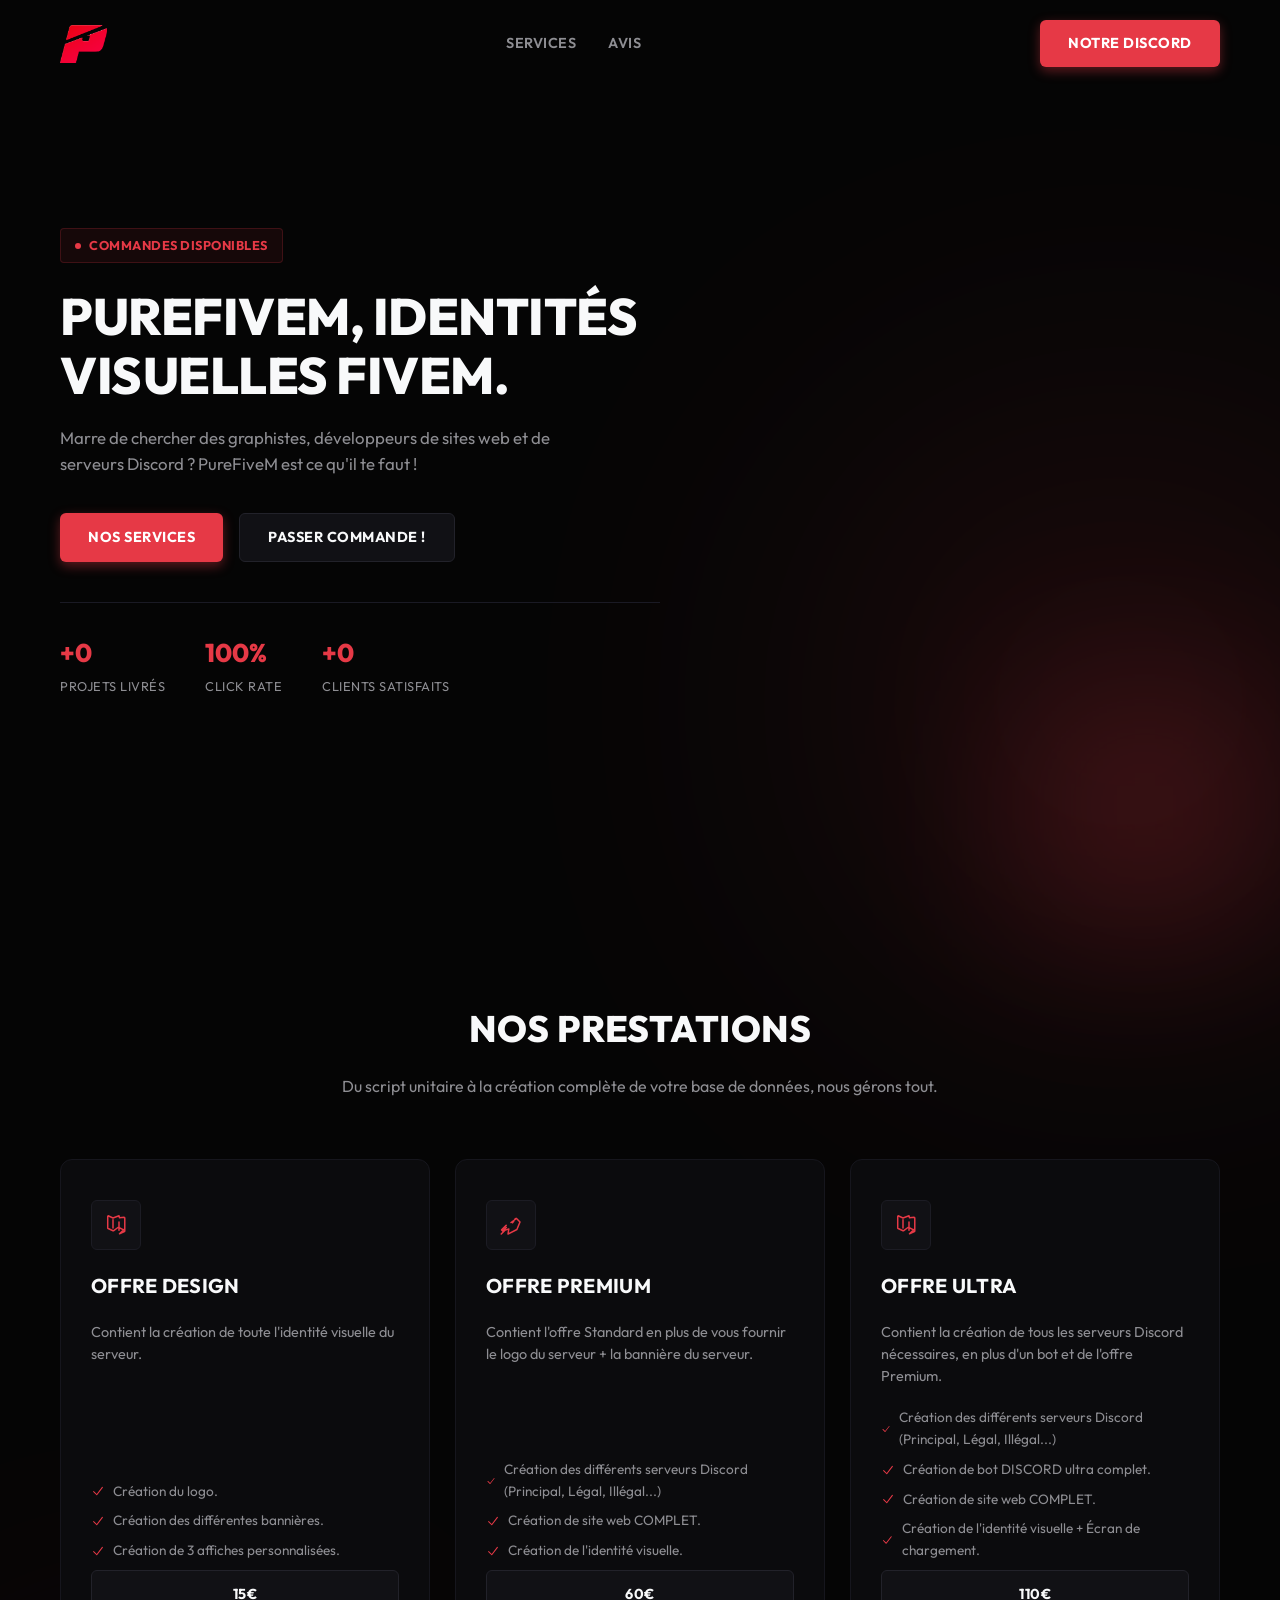
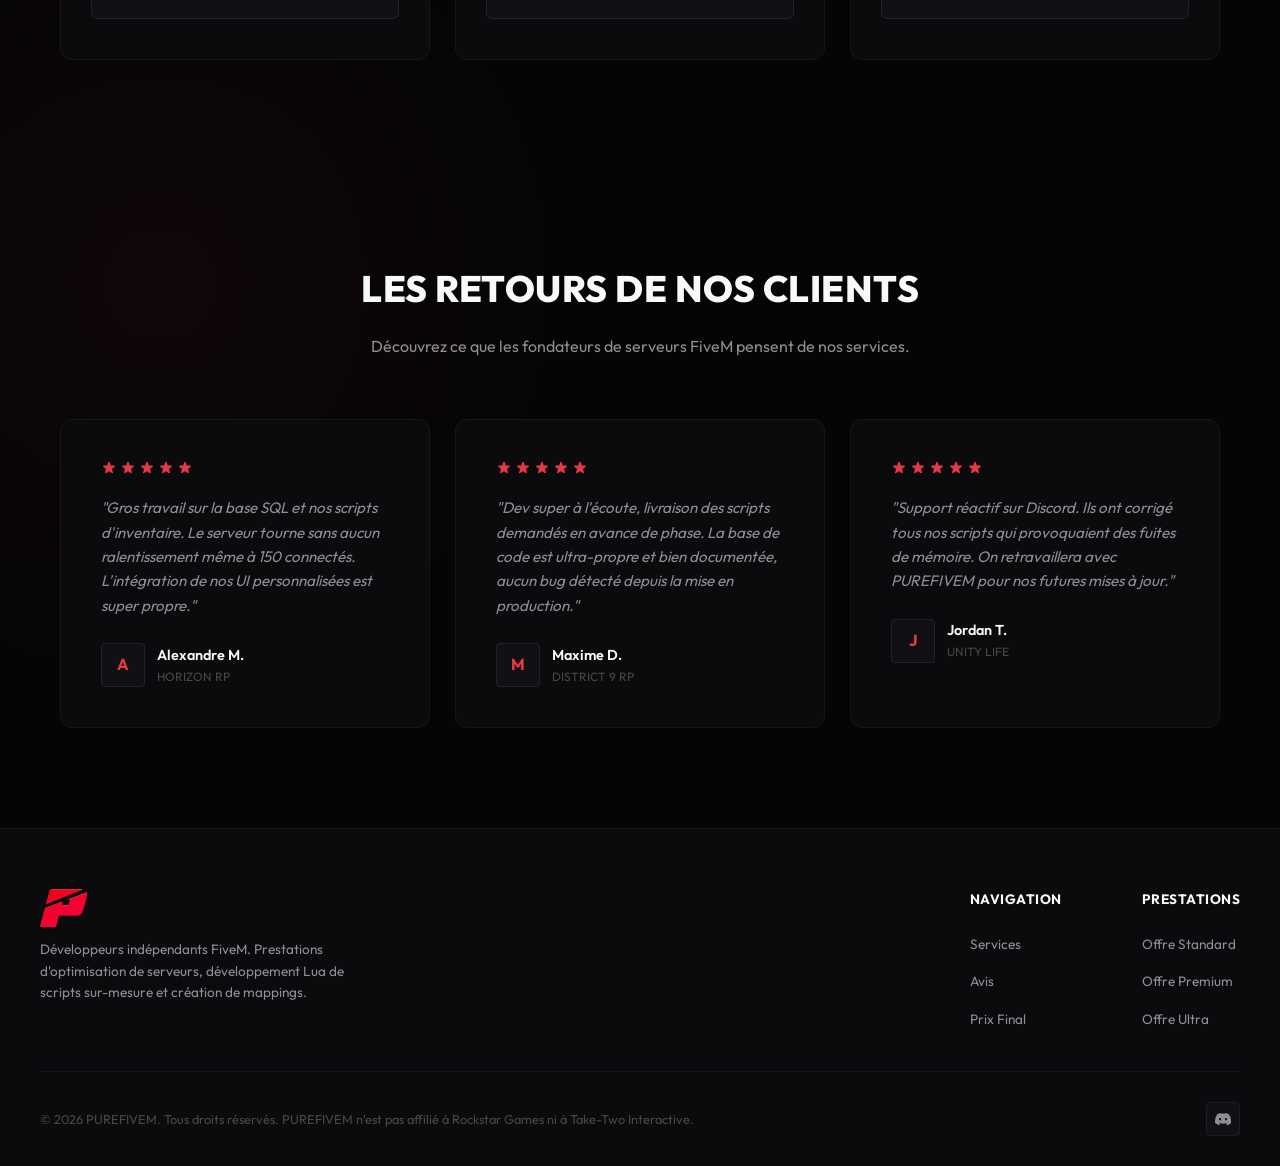
<file: index.html>
<!DOCTYPE html>
<html lang="fr">

<head>
  <meta charset="UTF-8">
  <meta name="viewport" content="width=device-width, initial-scale=1.0">
  <title>PUREFIVEM | Création d'identité visuelle de Serveurs FiveM</title>
  <link rel="stylesheet" href="style.css">
  <link class="prose" rel="icon" type="image/png" href="p.png">
</head>

<body>

  <!-- HEADER & NAVIGATION -->
  <header id="header">
    <div class="navbar">
      <a href="#" class="logo">
        <img src="p.png" alt="logo">
      </a>

      <nav class="nav-links" id="nav-links">
        <a href="#services" class="nav-link active" id="link-services">Services</a>
        <a href="#avis" class="nav-link" id="link-avis">Avis</a>
      </nav>

      <div class="nav-cta">
        <a href="https://discord.gg/hKz3q7zF" class="btn btn-primary" id="btn-nav-cta">
          <span>Notre Discord</span>
        </a>
      </div>

      <button class="menu-toggle" id="menu-toggle" aria-label="Toggle navigation menu">
        <span></span>
        <span></span>
        <span></span>
      </button>
    </div>
  </header>

  <!-- HERO SECTION -->
  <section class="hero" id="home">
    <div class="hero-content">
      <div class="hero-tag">
        <div class="hero-tag-dot"></div>
        <span>Commandes disponibles</span>
      </div>
      <h1>PureFiveM, identités visuelles FiveM.</h1>
      <p>Marre de chercher des graphistes, développeurs de sites web et de serveurs Discord ? PureFiveM est ce qu'il te faut !</p>

      <div class="hero-actions">
        <a href="#services" class="btn btn-primary"><span>Nos Services</span></a>
        <a href="#commande" class="btn btn-secondary"><span>Passer commande !</span></a>
      </div>

      <div class="hero-stats">
        <div class="stat-item">
          <h3>+0</h3>
          <p>Projets Livrés</p>
        </div>
        <div class="stat-item">
          <h3>100%</h3>
          <p>Click Rate</p>
        </div>
        <div class="stat-item">
          <h3>+0</h3>
          <p>Clients Satisfaits</p>
        </div>
      </div>
    </div>
    <div class="hud-glow"></div>
  </section>

  <!-- SERVICES SECTION -->
  <section id="services">
    <div class="section-header">
      <h2>Nos Prestations</h2>
      <p>Du script unitaire à la création complète de votre base de données, nous gérons tout.</p>
    </div>

    <div class="services-grid">
      <!-- Service 1 -->
      <div class="service-card" id="service-design">
        <div class="service-icon">
          <svg xmlns="http://www.w3.org/2000/svg" fill="none" viewBox="0 0 24 24" stroke-width="1.5"
            stroke="currentColor" width="24" height="24">
            <path stroke-linecap="round" stroke-linejoin="round"
              d="M9 6.75V15m6-6v8.25m.503 3.498l4.89-2.201a.692.692 0 00.384-.622V4.962a.722.722 0 00-.742-.722l-4.593.418L15 2.75l-6 2.25L4.107 2.799a.692.692 0 00-.384.622v11.458c0 .265.15.508.384.622l4.891 2.201a.693.693 0 00.742-.075l4.524-3.393 4.88 2.44a.692.692 0 00.74-.067z" />
          </svg>
        </div>
        <h3>Offre Design</h3>
        <p>Contient la création de toute l'identité visuelle du serveur.</p>
        <div class="service-features">
          <div class="service-feature-item">
            <svg xmlns="http://www.w3.org/2000/svg" viewBox="0 0 20 20" fill="currentColor">
              <path fill-rule="evenodd"
                d="M16.704 4.153a.75.75 0 01.143 1.052l-8 10.5a.75.75 0 01-1.127.075l-4.5-4.5a.75.75 0 011.06-1.06l3.894 3.893 7.48-9.817a.75.75 0 011.05-.143z"
                clip-rule="evenodd" />
            </svg>
            Création du logo.
          </div>
          <div class="service-feature-item">
            <svg xmlns="http://www.w3.org/2000/svg" viewBox="0 0 20 20" fill="currentColor">
              <path fill-rule="evenodd"
                d="M16.704 4.153a.75.75 0 01.143 1.052l-8 10.5a.75.75 0 01-1.127.075l-4.5-4.5a.75.75 0 011.06-1.06l3.894 3.893 7.48-9.817a.75.75 0 011.05-.143z"
                clip-rule="evenodd" />
            </svg>
            Création des différentes bannières.
          </div>
          <div class="service-feature-item">
            <svg xmlns="http://www.w3.org/2000/svg" viewBox="0 0 20 20" fill="currentColor">
              <path fill-rule="evenodd"
                d="M16.704 4.153a.75.75 0 01.143 1.052l-8 10.5a.75.75 0 01-1.127.075l-4.5-4.5a.75.75 0 011.06-1.06l3.894 3.893 7.48-9.817a.75.75 0 011.05-.143z"
                clip-rule="evenodd" />
            </svg>
            Création de 3 affiches personnalisées.
          </div>
          <a href="#commande" class="btn btn-secondary"><span>15€</span></a>
        </div>
      </div>

      <!-- Service 2 -->
      <div class="service-card" id="service-premium">
        <div class="service-icon">
          <svg xmlns="http://www.w3.org/2000/svg" fill="none" viewBox="0 0 24 24" stroke-width="1.5"
            stroke="currentColor" width="24" height="24">
            <path stroke-linecap="round" stroke-linejoin="round"
              d="M9.813 15.904L9 21l8.904-4.473L21 9l-3.483-3.483m-7.704 10.387L3.75 18.017m0 0l-1.125-1.125 4.544-4.544M3.75 18.017L7.3 14.47M21 9l-3.483-3.483m0 0L12 9.517m4.517-3.999L13.5 9.813M2.25 21l3.75-3.75" />
          </svg>
        </div>
        <h3>Offre Premium</h3>
        <p>Contient l'offre Standard en plus de vous fournir le logo du serveur + la bannière du serveur.</p>
        <div class="service-features">
          <div class="service-feature-item">
            <svg xmlns="http://www.w3.org/2000/svg" viewBox="0 0 20 20" fill="currentColor">
              <path fill-rule="evenodd"
                d="M16.704 4.153a.75.75 0 01.143 1.052l-8 10.5a.75.75 0 01-1.127.075l-4.5-4.5a.75.75 0 011.06-1.06l3.894 3.893 7.48-9.817a.75.75 0 011.05-.143z"
                clip-rule="evenodd" />
            </svg>
            Création des différents serveurs Discord (Principal, Légal, Illégal...)
          </div>
          <div class="service-feature-item">
            <svg xmlns="http://www.w3.org/2000/svg" viewBox="0 0 20 20" fill="currentColor">
              <path fill-rule="evenodd"
                d="M16.704 4.153a.75.75 0 01.143 1.052l-8 10.5a.75.75 0 01-1.127.075l-4.5-4.5a.75.75 0 011.06-1.06l3.894 3.893 7.48-9.817a.75.75 0 011.05-.143z"
                clip-rule="evenodd" />
            </svg>
            Création de site web COMPLET.
          </div>
          <div class="service-feature-item">
            <svg xmlns="http://www.w3.org/2000/svg" viewBox="0 0 20 20" fill="currentColor">
              <path fill-rule="evenodd"
                d="M16.704 4.153a.75.75 0 01.143 1.052l-8 10.5a.75.75 0 01-1.127.075l-4.5-4.5a.75.75 0 011.06-1.06l3.894 3.893 7.48-9.817a.75.75 0 011.05-.143z"
                clip-rule="evenodd" />
            </svg>
            Création de l'identité visuelle.
          </div>
          <a href="#commande" class="btn btn-secondary"><span>60€</span></a>
        </div>
      </div>

      <!-- Service 3 -->
      <div class="service-card" id="service-ultra">
        <div class="service-icon">
          <svg xmlns="http://www.w3.org/2000/svg" fill="none" viewBox="0 0 24 24" stroke-width="1.5"
            stroke="currentColor" width="24" height="24">
            <path stroke-linecap="round" stroke-linejoin="round"
              d="M9 6.75V15m6-6v8.25m.503 3.498l4.89-2.201a.692.692 0 00.384-.622V4.962a.722.722 0 00-.742-.722l-4.593.418L15 2.75l-6 2.25L4.107 2.799a.692.692 0 00-.384.622v11.458c0 .265.15.508.384.622l4.891 2.201a.693.693 0 00.742-.075l4.524-3.393 4.88 2.44a.692.692 0 00.74-.067z" />
          </svg>
        </div>
        <h3>Offre Ultra</h3>
        <p>Contient la création de tous les serveurs Discord nécessaires, en plus d'un bot et de l'offre Premium.</p>
        <div class="service-features">
          <div class="service-feature-item">
            <svg xmlns="http://www.w3.org/2000/svg" viewBox="0 0 20 20" fill="currentColor">
              <path fill-rule="evenodd"
                d="M16.704 4.153a.75.75 0 01.143 1.052l-8 10.5a.75.75 0 01-1.127.075l-4.5-4.5a.75.75 0 011.06-1.06l3.894 3.893 7.48-9.817a.75.75 0 011.05-.143z"
                clip-rule="evenodd" />
            </svg>
            Création des différents serveurs Discord (Principal, Légal, Illégal...)
          </div>
          <div class="service-feature-item">
            <svg xmlns="http://www.w3.org/2000/svg" viewBox="0 0 20 20" fill="currentColor">
              <path fill-rule="evenodd"
                d="M16.704 4.153a.75.75 0 01.143 1.052l-8 10.5a.75.75 0 01-1.127.075l-4.5-4.5a.75.75 0 011.06-1.06l3.894 3.893 7.48-9.817a.75.75 0 011.05-.143z"
                clip-rule="evenodd" />
            </svg>
            Création de bot DISCORD ultra complet.
          </div>
          <div class="service-feature-item">
            <svg xmlns="http://www.w3.org/2000/svg" viewBox="0 0 20 20" fill="currentColor">
              <path fill-rule="evenodd"
                d="M16.704 4.153a.75.75 0 01.143 1.052l-8 10.5a.75.75 0 01-1.127.075l-4.5-4.5a.75.75 0 011.06-1.06l3.894 3.893 7.48-9.817a.75.75 0 011.05-.143z"
                clip-rule="evenodd" />
            </svg>
            Création de site web COMPLET.
          </div>
          <div class="service-feature-item">
            <svg xmlns="http://www.w3.org/2000/svg" viewBox="0 0 20 20" fill="currentColor">
              <path fill-rule="evenodd"
                d="M16.704 4.153a.75.75 0 01.143 1.052l-8 10.5a.75.75 0 01-1.127.075l-4.5-4.5a.75.75 0 011.06-1.06l3.894 3.893 7.48-9.817a.75.75 0 011.05-.143z"
                clip-rule="evenodd" />
            </svg>
            Création de l'identité visuelle + Écran de chargement.
          </div>
          <a href="#commande" class="btn btn-secondary"><span>110€</span></a>
        </div>
      </div>
    </div>
  </section>

  <!-- AVIS SECTION -->
  <section id="avis">
    <div class="section-header">
      <h2>Les Retours de nos Clients</h2>
      <p>Découvrez ce que les fondateurs de serveurs FiveM pensent de nos services.</p>
    </div>

    <div class="reviews-grid">
      <!-- Review 1 -->
      <div class="review-card" id="review-1">
        <div class="review-stars">
          <!-- 5 Stars SVG -->
          <svg xmlns="http://www.w3.org/2000/svg" viewBox="0 0 20 20" fill="currentColor"><path d="M9.049 2.927c.3-.921 1.603-.921 1.902 0l1.07 3.292a1 1 0 00.95.69h3.462c.969 0 1.371 1.24.588 1.81l-2.8 2.034a1 1 0 00-.364 1.118l1.07 3.292c.3.921-.755 1.688-1.54 1.118l-2.8-2.034a1 1 0 00-1.175 0l-2.8 2.034c-.784.57-1.838-.197-1.539-1.118l1.07-3.292a1 1 0 00-.364-1.118L2.98 8.72c-.783-.57-.38-1.81.588-1.81h3.461a1 1 0 00.951-.69l1.07-3.292z" /></svg>
          <svg xmlns="http://www.w3.org/2000/svg" viewBox="0 0 20 20" fill="currentColor"><path d="M9.049 2.927c.3-.921 1.603-.921 1.902 0l1.07 3.292a1 1 0 00.95.69h3.462c.969 0 1.371 1.24.588 1.81l-2.8 2.034a1 1 0 00-.364 1.118l1.07 3.292c.3.921-.755 1.688-1.54 1.118l-2.8-2.034a1 1 0 00-1.175 0l-2.8 2.034c-.784.57-1.838-.197-1.539-1.118l1.07-3.292a1 1 0 00-.364-1.118L2.98 8.72c-.783-.57-.38-1.81.588-1.81h3.461a1 1 0 00.951-.69l1.07-3.292z" /></svg>
          <svg xmlns="http://www.w3.org/2000/svg" viewBox="0 0 20 20" fill="currentColor"><path d="M9.049 2.927c.3-.921 1.603-.921 1.902 0l1.07 3.292a1 1 0 00.95.69h3.462c.969 0 1.371 1.24.588 1.81l-2.8 2.034a1 1 0 00-.364 1.118l1.07 3.292c.3.921-.755 1.688-1.54 1.118l-2.8-2.034a1 1 0 00-1.175 0l-2.8 2.034c-.784.57-1.838-.197-1.539-1.118l1.07-3.292a1 1 0 00-.364-1.118L2.98 8.72c-.783-.57-.38-1.81.588-1.81h3.461a1 1 0 00.951-.69l1.07-3.292z" /></svg>
          <svg xmlns="http://www.w3.org/2000/svg" viewBox="0 0 20 20" fill="currentColor"><path d="M9.049 2.927c.3-.921 1.603-.921 1.902 0l1.07 3.292a1 1 0 00.95.69h3.462c.969 0 1.371 1.24.588 1.81l-2.8 2.034a1 1 0 00-.364 1.118l1.07 3.292c.3.921-.755 1.688-1.54 1.118l-2.8-2.034a1 1 0 00-1.175 0l-2.8 2.034c-.784.57-1.838-.197-1.539-1.118l1.07-3.292a1 1 0 00-.364-1.118L2.98 8.72c-.783-.57-.38-1.81.588-1.81h3.461a1 1 0 00.951-.69l1.07-3.292z" /></svg>
          <svg xmlns="http://www.w3.org/2000/svg" viewBox="0 0 20 20" fill="currentColor"><path d="M9.049 2.927c.3-.921 1.603-.921 1.902 0l1.07 3.292a1 1 0 00.95.69h3.462c.969 0 1.371 1.24.588 1.81l-2.8 2.034a1 1 0 00-.364 1.118l1.07 3.292c.3.921-.755 1.688-1.54 1.118l-2.8-2.034a1 1 0 00-1.175 0l-2.8 2.034c-.784.57-1.838-.197-1.539-1.118l1.07-3.292a1 1 0 00-.364-1.118L2.98 8.72c-.783-.57-.38-1.81.588-1.81h3.461a1 1 0 00.951-.69l1.07-3.292z" /></svg>
        </div>
        <p class="review-text">"Gros travail sur la base SQL et nos scripts d'inventaire. Le serveur tourne sans aucun ralentissement même à 150 connectés. L'intégration de nos UI personnalisées est super propre."</p>
        <div class="review-author">
          <div class="author-avatar">A</div>
          <div class="author-info">
            <h4>Alexandre M.</h4>
            <p>Horizon RP</p>
          </div>
        </div>
      </div>

      <!-- Review 2 -->
      <div class="review-card" id="review-2">
        <div class="review-stars">
          <svg xmlns="http://www.w3.org/2000/svg" viewBox="0 0 20 20" fill="currentColor"><path d="M9.049 2.927c.3-.921 1.603-.921 1.902 0l1.07 3.292a1 1 0 00.95.69h3.462c.969 0 1.371 1.24.588 1.81l-2.8 2.034a1 1 0 00-.364 1.118l1.07 3.292c.3.921-.755 1.688-1.54 1.118l-2.8-2.034a1 1 0 00-1.175 0l-2.8 2.034c-.784.57-1.838-.197-1.539-1.118l1.07-3.292a1 1 0 00-.364-1.118L2.98 8.72c-.783-.57-.38-1.81.588-1.81h3.461a1 1 0 00.951-.69l1.07-3.292z" /></svg>
          <svg xmlns="http://www.w3.org/2000/svg" viewBox="0 0 20 20" fill="currentColor"><path d="M9.049 2.927c.3-.921 1.603-.921 1.902 0l1.07 3.292a1 1 0 00.95.69h3.462c.969 0 1.371 1.24.588 1.81l-2.8 2.034a1 1 0 00-.364 1.118l1.07 3.292c.3.921-.755 1.688-1.54 1.118l-2.8-2.034a1 1 0 00-1.175 0l-2.8 2.034c-.784.57-1.838-.197-1.539-1.118l1.07-3.292a1 1 0 00-.364-1.118L2.98 8.72c-.783-.57-.38-1.81.588-1.81h3.461a1 1 0 00.951-.69l1.07-3.292z" /></svg>
          <svg xmlns="http://www.w3.org/2000/svg" viewBox="0 0 20 20" fill="currentColor"><path d="M9.049 2.927c.3-.921 1.603-.921 1.902 0l1.07 3.292a1 1 0 00.95.69h3.462c.969 0 1.371 1.24.588 1.81l-2.8 2.034a1 1 0 00-.364 1.118l1.07 3.292c.3.921-.755 1.688-1.54 1.118l-2.8-2.034a1 1 0 00-1.175 0l-2.8 2.034c-.784.57-1.838-.197-1.539-1.118l1.07-3.292a1 1 0 00-.364-1.118L2.98 8.72c-.783-.57-.38-1.81.588-1.81h3.461a1 1 0 00.951-.69l1.07-3.292z" /></svg>
          <svg xmlns="http://www.w3.org/2000/svg" viewBox="0 0 20 20" fill="currentColor"><path d="M9.049 2.927c.3-.921 1.603-.921 1.902 0l1.07 3.292a1 1 0 00.95.69h3.462c.969 0 1.371 1.24.588 1.81l-2.8 2.034a1 1 0 00-.364 1.118l1.07 3.292c.3.921-.755 1.688-1.54 1.118l-2.8-2.034a1 1 0 00-1.175 0l-2.8 2.034c-.784.57-1.838-.197-1.539-1.118l1.07-3.292a1 1 0 00-.364-1.118L2.98 8.72c-.783-.57-.38-1.81.588-1.81h3.461a1 1 0 00.951-.69l1.07-3.292z" /></svg>
          <svg xmlns="http://www.w3.org/2000/svg" viewBox="0 0 20 20" fill="currentColor"><path d="M9.049 2.927c.3-.921 1.603-.921 1.902 0l1.07 3.292a1 1 0 00.95.69h3.462c.969 0 1.371 1.24.588 1.81l-2.8 2.034a1 1 0 00-.364 1.118l1.07 3.292c.3.921-.755 1.688-1.54 1.118l-2.8-2.034a1 1 0 00-1.175 0l-2.8 2.034c-.784.57-1.838-.197-1.539-1.118l1.07-3.292a1 1 0 00-.364-1.118L2.98 8.72c-.783-.57-.38-1.81.588-1.81h3.461a1 1 0 00.951-.69l1.07-3.292z" /></svg>
        </div>
        <p class="review-text">"Dev super à l'écoute, livraison des scripts demandés en avance de phase. La base de code est ultra-propre et bien documentée, aucun bug détecté depuis la mise en production."</p>
        <div class="review-author">
          <div class="author-avatar">M</div>
          <div class="author-info">
            <h4>Maxime D.</h4>
            <p>District 9 RP</p>
          </div>
        </div>
      </div>

      <!-- Review 3 -->
      <div class="review-card" id="review-3">
        <div class="review-stars">
          <svg xmlns="http://www.w3.org/2000/svg" viewBox="0 0 20 20" fill="currentColor"><path d="M9.049 2.927c.3-.921 1.603-.921 1.902 0l1.07 3.292a1 1 0 00.95.69h3.462c.969 0 1.371 1.24.588 1.81l-2.8 2.034a1 1 0 00-.364 1.118l1.07 3.292c.3.921-.755 1.688-1.54 1.118l-2.8-2.034a1 1 0 00-1.175 0l-2.8 2.034c-.784.57-1.838-.197-1.539-1.118l1.07-3.292a1 1 0 00-.364-1.118L2.98 8.72c-.783-.57-.38-1.81.588-1.81h3.461a1 1 0 00.951-.69l1.07-3.292z" /></svg>
          <svg xmlns="http://www.w3.org/2000/svg" viewBox="0 0 20 20" fill="currentColor"><path d="M9.049 2.927c.3-.921 1.603-.921 1.902 0l1.07 3.292a1 1 0 00.95.69h3.462c.969 0 1.371 1.24.588 1.81l-2.8 2.034a1 1 0 00-.364 1.118l1.07 3.292c.3.921-.755 1.688-1.54 1.118l-2.8-2.034a1 1 0 00-1.175 0l-2.8 2.034c-.784.57-1.838-.197-1.539-1.118l1.07-3.292a1 1 0 00-.364-1.118L2.98 8.72c-.783-.57-.38-1.81.588-1.81h3.461a1 1 0 00.951-.69l1.07-3.292z" /></svg>
          <svg xmlns="http://www.w3.org/2000/svg" viewBox="0 0 20 20" fill="currentColor"><path d="M9.049 2.927c.3-.921 1.603-.921 1.902 0l1.07 3.292a1 1 0 00.95.69h3.462c.969 0 1.371 1.24.588 1.81l-2.8 2.034a1 1 0 00-.364 1.118l1.07 3.292c.3.921-.755 1.688-1.54 1.118l-2.8-2.034a1 1 0 00-1.175 0l-2.8 2.034c-.784.57-1.838-.197-1.539-1.118l1.07-3.292a1 1 0 00-.364-1.118L2.98 8.72c-.783-.57-.38-1.81.588-1.81h3.461a1 1 0 00.951-.69l1.07-3.292z" /></svg>
          <svg xmlns="http://www.w3.org/2000/svg" viewBox="0 0 20 20" fill="currentColor"><path d="M9.049 2.927c.3-.921 1.603-.921 1.902 0l1.07 3.292a1 1 0 00.95.69h3.462c.969 0 1.371 1.24.588 1.81l-2.8 2.034a1 1 0 00-.364 1.118l1.07 3.292c.3.921-.755 1.688-1.54 1.118l-2.8-2.034a1 1 0 00-1.175 0l-2.8 2.034c-.784.57-1.838-.197-1.539-1.118l1.07-3.292a1 1 0 00-.364-1.118L2.98 8.72c-.783-.57-.38-1.81.588-1.81h3.461a1 1 0 00.951-.69l1.07-3.292z" /></svg>
          <svg xmlns="http://www.w3.org/2000/svg" viewBox="0 0 20 20" fill="currentColor"><path d="M9.049 2.927c.3-.921 1.603-.921 1.902 0l1.07 3.292a1 1 0 00.95.69h3.462c.969 0 1.371 1.24.588 1.81l-2.8 2.034a1 1 0 00-.364 1.118l1.07 3.292c.3.921-.755 1.688-1.54 1.118l-2.8-2.034a1 1 0 00-1.175 0l-2.8 2.034c-.784.57-1.838-.197-1.539-1.118l1.07-3.292a1 1 0 00-.364-1.118L2.98 8.72c-.783-.57-.38-1.81.588-1.81h3.461a1 1 0 00.951-.69l1.07-3.292z" /></svg>
        </div>
        <p class="review-text">"Support réactif sur Discord. Ils ont corrigé tous nos scripts qui provoquaient des fuites de mémoire. On retravaillera avec PUREFIVEM pour nos futures mises à jour."</p>
        <div class="review-author">
          <div class="author-avatar">J</div>
          <div class="author-info">
            <h4>Jordan T.</h4>
            <p>Unity Life</p>
          </div>
        </div>
      </div>
    </div>
  </section>

  <!-- FOOTER -->
  <footer>
    <div class="footer-content">
      <div class="footer-brand">
        <a href="#" class="logo">
          <img src="p.png" alt="logo">
        </a>
        <p>Développeurs indépendants FiveM. Prestations d'optimisation de serveurs, développement Lua de scripts sur-mesure et création de mappings.</p>
      </div>

      <div class="footer-links">
        <div class="footer-col">
          <h4>Navigation</h4>
          <ul>
            <li><a href="#services">Services</a></li>
            <li><a href="#avis">Avis</a></li>
            <li><a href="#commande">Prix Final</a></li>
          </ul>
        </div>

        <div class="footer-col">
          <h4>Prestations</h4>
          <ul>
            <li><a href="#services">Offre Standard</a></li>
            <li><a href="#services">Offre Premium</a></li>
            <li><a href="#services">Offre Ultra</a></li>
          </ul>
        </div>
      </div>
    </div>

    <div class="footer-bottom">
      <p>&copy; 2026 PUREFIVEM. Tous droits réservés. PUREFIVEM n'est pas affilié à Rockstar Games ni à Take-Two Interactive.</p>

      <div class="social-links">
        <!-- Discord Icon -->
        <a href="#" class="social-icon" aria-label="Discord">
          <svg xmlns="http://www.w3.org/2000/svg" width="16" height="16" fill="currentColor" viewBox="0 0 16 16">
            <path d="M13.545 2.907a13.245 13.245 0 0 0-3.257-1.011.05.05 0 0 0-.052.025c-.141.25-.297.577-.406.833a12.218 12.218 0 0 0-3.658 0 8.258 8.258 0 0 0-.412-.833.051.051 0 0 0-.052-.025c-1.125.194-2.22.534-3.257 1.011a.041.041 0 0 0-.021.018C.356 6.024-.213 9.047.066 12.032c.001.014.01.025.021.033a13.66 13.66 0 0 0 4.12 2.084.05.05 0 0 0 .055-.018c.309-.424.585-.875.818-1.357a.05.05 0 0 0-.027-.069 8.97 8.97 0 0 1-1.284-.613.051.051 0 0 1-.006-.085c.088-.066.176-.134.26-.203a.05.05 0 0 1 .051-.007c2.619 1.198 5.436 1.198 8.02 0a.05.05 0 0 1 .053.007c.085.069.173.137.26.203a.05.05 0 0 1-.006.085 9.06 9.06 0 0 1-1.285.613.05.05 0 0 0-.026.07c.23.482.505.933.817 1.357a.05.05 0 0 0 .055.018 13.66 13.66 0 0 0 4.12-2.084.05.05 0 0 0 .02-.033c.338-3.52-.527-6.527-2.49-9.014a.05.05 0 0 0-.02-.018zM5.002 9.444a1.155 1.155 0 0 1-1.077-1.218c0-.672.483-1.218 1.077-1.218.598 0 1.082.546 1.077 1.218 0 .672-.48 1.218-1.077 1.218zm5.996 0a1.155 1.155 0 0 1-1.077-1.218c0-.672.483-1.218 1.077-1.218.598 0 1.082.546 1.077 1.218 0 .672-.48 1.218-1.077 1.218z" />
          </svg>
        </a>
      </div>
    </div>
  </footer>

  <script src="script.js"></script>
</body>

</html>
</file>
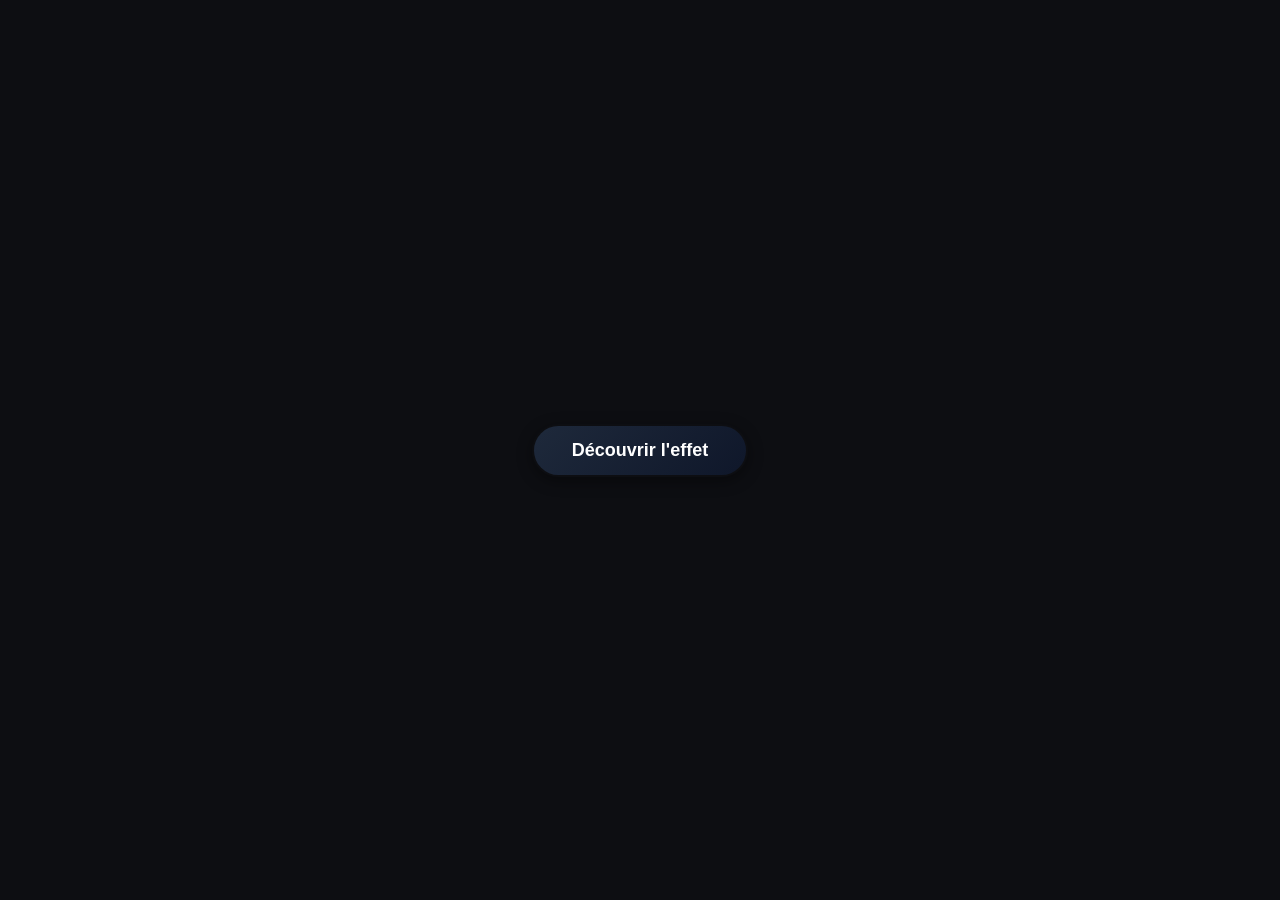
<file: index2.html>
<!DOCTYPE html>
<html lang="fr">
<head>
  <meta charset="UTF-8">
  <meta name="viewport" content="width=device-width, initial-scale=1.0">
  <title>Bouton Spéculaire</title>
  <style>
    body {
      margin: 0;
      height: 100vh;
      display: flex;
      justify-content: center;
      align-items: center;
      background-color: #0d0e12;
      font-family: 'Segoe UI', Roboto, Helvetica, Arial, sans-serif;
    }

    .specular-button {
      position: relative;
      padding: 16px 40px;
      font-size: 18px;
      font-weight: 600;
      color: #ffffff;
      background: transparent;
      border: none;
      border-radius: 50px;
      cursor: pointer;
      outline: none;
      overflow: hidden; /* Clips the rotating square to the button's pill shape */
      z-index: 1;
      box-shadow:
        0 4px 15px rgba(0, 0, 0, 0.4);
      transition: all 0.3s cubic-bezier(0.25, 0.8, 0.25, 1);
    }

    /* Inner background / body of the button */
    .specular-button::after {
      content: '';
      position: absolute;
      inset: 2px; /* Creates a 2px border width */
      background: linear-gradient(135deg, #1e293b, #0f172a);
      border-radius: 48px; /* Slightly smaller to fit inside */
      z-index: -1;
      transition: background 0.3s ease;
    }

    /* Rotating light outline (comet effect) */
    .specular-button::before {
      content: '';
      position: absolute;
      top: 50%;
      left: 50%;
      width: 150%;
      aspect-ratio: 1 / 1;
      background: conic-gradient(
        from 0deg,
        transparent 0%,
        transparent 75%,
        #ffffff 90%,
        #ffffff 95%,
        transparent 100%
      );
      transform: translate(-50%, -50%) rotate(0deg);
      z-index: -2;
      opacity: 0;
      transition: opacity 0.3s ease;
    }

    /* Hover Effects */
    .specular-button:hover {
      box-shadow:
        0 8px 25px rgba(97, 97, 97, 0.25),
        0 4px 15px rgba(0, 0, 0, 0.4);
      transform: translateY(-2px);
    }

    .specular-button:hover::before {
      opacity: 1;
      animation: spin-border 2s linear infinite;
    }

    .specular-button:hover::after {
      background: linear-gradient(135deg, #2d3748, #1a202c);
    }

    /* Active State */
    .specular-button:active {
      transform: translateY(1px);
      box-shadow:
        0 2px 8px rgba(0, 0, 0, 0.4);
    }

    @keyframes spin-border {
      0% {
        transform: translate(-50%, -50%) rotate(0deg);
      }
      100% {
        transform: translate(-50%, -50%) rotate(360deg);
      }
    }
  </style>
</head>
<body>

  <button class="specular-button">Découvrir l'effet</button>

</body>
</html>
</file>
<file: style.css>
@import url('https://fonts.googleapis.com/css2?family=Outfit:wght@300;400;500;600;700;800&display=swap');

/* --- CUSTOM VARIABLES --- */
:root {
  --bg-primary: #050505;
  --bg-secondary: #0b0b0d;
  --bg-tertiary: #111115;
  --accent-red: #e63946;
  --accent-red-glow: rgba(230, 57, 70, 0.4);
  --accent-red-hover: #ff4d5a;

  --text-main: #f8f9fa;
  --text-muted: #8e8e93;
  --text-dark: #48484a;

  --glass-bg: rgba(11, 11, 13, 0.85);
  --glass-border: rgba(255, 255, 255, 0.05);
  --glass-shine: rgba(255, 255, 255, 0.01);

  --font-sans: 'Outfit', sans-serif;
  --transition-smooth: all 0.3s cubic-bezier(0.25, 0.8, 0.25, 1);
  --border-radius-sm: 6px;
  --border-radius-md: 12px;
  --border-radius-lg: 18px;
}

/* --- RESET & BASIC STYLES --- */
*,
*::before,
*::after {
  box-sizing: border-box;
  margin: 0;
  padding: 0;
}

html {
  scroll-behavior: smooth;
}

body {
  background-color: var(--bg-primary);
  color: var(--text-main);
  font-family: var(--font-sans);
  line-height: 1.6;
  overflow-x: hidden;
  position: relative;
}

/* Red stealth glowing ambient lights */
body::before {
  content: '';
  position: absolute;
  width: 45vw;
  height: 45vw;
  border-radius: 50%;
  filter: blur(160px);
  z-index: -1;
  opacity: 0.12;
  pointer-events: none;
  top: 15%;
  right: -10%;
  background: var(--accent-red);
}

body::after {
  content: '';
  position: absolute;
  width: 35vw;
  height: 35vw;
  border-radius: 50%;
  filter: blur(140px);
  z-index: -1;
  opacity: 0.08;
  pointer-events: none;
  top: 60%;
  left: -5%;
  background: var(--accent-red);
}

a {
  text-decoration: none;
  color: inherit;
}

ul {
  list-style: none;
}

button,
input,
select,
textarea {
  font-family: inherit;
  outline: none;
}

section {
  padding: 100px 20px;
  max-width: 1200px;
  margin: 0 auto;
  position: relative;
}

/* --- COMMON UTILITIES --- */
.gradient-text {
  background: linear-gradient(135deg, #fff 40%, var(--accent-red) 100%);
  -webkit-background-clip: text;
  -webkit-text-fill-color: transparent;
  background-clip: text;
}

.gradient-accent-text {
  background: linear-gradient(135deg, #ffffff 0%, var(--accent-red) 100%);
  -webkit-background-clip: text;
  -webkit-text-fill-color: transparent;
  background-clip: text;
}

.section-header {
  text-align: center;
  margin-bottom: 60px;
}

.section-header h2 {
  font-size: 2.3rem;
  font-weight: 800;
  margin-bottom: 15px;
  letter-spacing: 0.5px;
  text-transform: uppercase;
}

.section-header p {
  color: var(--text-muted);
  font-size: 1rem;
  max-width: 600px;
  margin: 0 auto;
}

.glass-panel {
  background: var(--glass-bg);
  border: 1px solid var(--glass-border);
  border-radius: var(--border-radius-md);
  position: relative;
  overflow: hidden;
}

/* Buttons */
.btn {
  display: inline-flex;
  align-items: center;
  justify-content: center;
  padding: 12px 28px;
  border-radius: var(--border-radius-sm);
  font-weight: 700;
  font-size: 0.9rem;
  text-transform: uppercase;
  letter-spacing: 0.5px;
  cursor: pointer;
  transition: var(--transition-smooth);
  border: none;
  position: relative;
}

.btn-primary {
  background-color: var(--accent-red);
  color: #fff;
  box-shadow: 0 4px 12px var(--accent-red-glow);
}

.btn-primary:hover {
  background-color: var(--accent-red-hover);
  transform: translateY(-2px);
  box-shadow: 0 6px 18px rgba(230, 57, 70, 0.6);
}

.btn-secondary {
  background: #111115;
  color: var(--text-main);
  border: 1px solid #22222a;
}

.btn-secondary:hover {
  background: #181822;
  border-color: var(--accent-red);
  transform: translateY(-2px);
}

/* --- HEADER / NAVBAR --- */
header {
  position: fixed;
  top: 0;
  left: 0;
  width: 100%;
  z-index: 1000;
  transition: var(--transition-smooth);
  border-bottom: 1px solid transparent;
}

header.scrolled {
  background: rgba(5, 5, 5, 0.9);
  backdrop-filter: blur(10px);
  -webkit-backdrop-filter: blur(10px);
  border-bottom: 1px solid #16161c;
  padding: 8px 0;
}

.navbar {
  max-width: 1200px;
  margin: 0 auto;
  padding: 20px;
  display: flex;
  justify-content: space-between;
  align-items: center;
  transition: var(--transition-smooth);
}

header.scrolled .navbar {
  padding: 10px 20px;
}

.logo {
  font-size: 1.5rem;
  font-weight: 800;
  letter-spacing: 0.5px;
  display: flex;
  align-items: center;
  gap: 6px;
}

.logo img {
  height: 38px;
  width: auto;
  object-fit: contain;
  display: block;
}

.logo span {
  color: var(--accent-red);
}

.logo-dot {
  width: 6px;
  height: 6px;
  background-color: var(--accent-red);
  border-radius: 50%;
  box-shadow: 0 0 6px var(--accent-red);
}

.nav-links {
  display: flex;
  align-items: center;
  gap: 32px;
}

.nav-links a {
  font-weight: 600;
  font-size: 0.9rem;
  color: var(--text-muted);
  transition: var(--transition-smooth);
  position: relative;
  padding: 6px 0;
  text-transform: uppercase;
  letter-spacing: 0.5px;
}

.nav-links a::after {
  content: '';
  position: absolute;
  bottom: 0;
  left: 0;
  width: 0;
  height: 2px;
  background-color: var(--accent-red);
  transition: var(--transition-smooth);
}

.nav-links a:hover,
.nav-links a.active {
  color: var(--text-main);
}

.nav-links a:hover::after,
.nav-links a.active::after {
  width: 100%;
}

.nav-cta {
  display: flex;
  align-items: center;
}

.menu-toggle {
  display: none;
  background: none;
  border: none;
  cursor: pointer;
  position: relative;
  z-index: 1001;
}

.menu-toggle span {
  display: block;
  width: 22px;
  height: 2px;
  background-color: var(--text-main);
  margin: 5px 0;
  transition: var(--transition-smooth);
}

/* --- HERO SECTION --- */
.hero {
  min-height: 100vh;
  display: flex;
  align-items: center;
  padding-top: 120px;
  padding-bottom: 60px;
  gap: 50px;
}

.hero-content {
  flex: 1.1;
  max-width: 600px;
}

.hero-tag {
  display: inline-flex;
  align-items: center;
  gap: 8px;
  background: rgba(230, 57, 70, 0.08);
  border: 1px solid rgba(230, 57, 70, 0.2);
  padding: 6px 14px;
  border-radius: 4px;
  font-size: 0.8rem;
  font-weight: 700;
  color: var(--accent-red);
  margin-bottom: 24px;
  text-transform: uppercase;
  letter-spacing: 0.5px;
}

.hero-tag-dot {
  width: 6px;
  height: 6px;
  background-color: var(--accent-red);
  border-radius: 50%;
  animation: pulse 1.5s infinite;
}

@keyframes pulse {
  0% {
    transform: scale(0.9);
    opacity: 0.5;
  }

  50% {
    transform: scale(1.2);
    opacity: 1;
  }

  100% {
    transform: scale(0.9);
    opacity: 0.5;
  }
}

.hero-content h1 {
  font-size: 3.2rem;
  font-weight: 800;
  line-height: 1.15;
  margin-bottom: 20px;
  text-transform: uppercase;
  letter-spacing: -0.5px;
}

.hero-content p {
  font-size: 1.05rem;
  color: var(--text-muted);
  margin-bottom: 35px;
  max-width: 520px;
}

.hero-actions {
  display: flex;
  gap: 16px;
  margin-bottom: 40px;
}

.hero-stats {
  display: flex;
  gap: 40px;
  border-top: 1px solid #1a1a24;
  padding-top: 30px;
}

.stat-item h3 {
  font-size: 1.6rem;
  font-weight: 800;
  margin-bottom: 2px;
  color: var(--accent-red);
}

.stat-item p {
  font-size: 0.8rem;
  color: var(--text-muted);
  text-transform: uppercase;
  letter-spacing: 0.5px;
}

.hero-visual {
  flex: 0.9;
  display: flex;
  justify-content: center;
  align-items: center;
  position: relative;
}

/* Sleek Gaming HUD/UI visual mockups instead of generic neon graphs */
.hud-preview-wrapper {
  position: relative;
  width: 100%;
  max-width: 420px;
}

.hud-panel {
  width: 100%;
  border-radius: var(--border-radius-md);
  background: #0b0b0d;
  border: 1px solid #1a1a22;
  box-shadow: 0 15px 40px rgba(0, 0, 0, 0.8);
  overflow: hidden;
}

.hud-header {
  background: #111115;
  padding: 12px 18px;
  display: flex;
  justify-content: space-between;
  align-items: center;
  border-bottom: 1px solid #1a1a22;
}

.hud-header-title {
  font-size: 0.75rem;
  font-weight: 700;
  text-transform: uppercase;
  letter-spacing: 1px;
  color: var(--text-muted);
  display: flex;
  align-items: center;
  gap: 6px;
}

.hud-header-title::before {
  content: '';
  width: 5px;
  height: 5px;
  background-color: var(--accent-red);
  border-radius: 50%;
}

.hud-status {
  font-size: 0.75rem;
  font-weight: 700;
  color: #27c93f;
  text-transform: uppercase;
}

.hud-body {
  padding: 24px;
  display: flex;
  flex-direction: column;
  gap: 16px;
}

.hud-item {
  display: flex;
  justify-content: space-between;
  align-items: center;
  background: #111115;
  padding: 12px 16px;
  border-radius: var(--border-radius-sm);
  border: 1px solid #16161d;
}

.hud-label-group {
  display: flex;
  align-items: center;
  gap: 10px;
}

.hud-icon-red {
  color: var(--accent-red);
  display: flex;
  align-items: center;
}

.hud-label {
  font-size: 0.85rem;
  font-weight: 600;
  text-transform: uppercase;
  letter-spacing: 0.5px;
}

.hud-value {
  font-size: 0.9rem;
  font-weight: 700;
}

/* Custom visual HUD sub-bar indicator */
.hud-progress-bar {
  width: 100%;
  height: 4px;
  background: #1a1a24;
  border-radius: 2px;
  overflow: hidden;
  margin-top: 6px;
}

.hud-progress-fill {
  height: 100%;
  background: var(--accent-red);
  border-radius: 2px;
}

.hud-glow {
  position: absolute;
  width: 250px;
  height: 250px;
  background: var(--accent-red);
  filter: blur(90px);
  z-index: -1;
  opacity: 0.2;
  bottom: -30px;
  right: -30px;
}

/* --- SERVICES SECTION --- */
.services-grid {
  display: grid;
  grid-template-columns: repeat(auto-fit, minmax(280px, 1fr));
  gap: 25px;
}

.service-card {
  padding: 40px 30px;
  background: #0b0b0d;
  border: 1px solid #16161d;
  border-radius: var(--border-radius-md);
  transition: var(--transition-smooth);
  display: flex;
  flex-direction: column;
  gap: 20px;
}

.service-card:hover {
  transform: translateY(-4px);
  border-color: var(--accent-red);
  box-shadow: 0 8px 24px rgba(230, 57, 70, 0.08);
}

.service-icon {
  width: 50px;
  height: 50px;
  background: #111115;
  border: 1px solid #1c1c24;
  border-radius: var(--border-radius-sm);
  display: flex;
  align-items: center;
  justify-content: center;
  color: var(--accent-red);
  transition: var(--transition-smooth);
}

.service-card:hover .service-icon {
  background: var(--accent-red);
  color: #fff;
  transform: scale(1.05);
}

.service-card h3 {
  font-size: 1.25rem;
  font-weight: 700;
  text-transform: uppercase;
  letter-spacing: 0.3px;
}

.service-card p {
  color: var(--text-muted);
  font-size: 0.9rem;
  line-height: 1.5;
}

.service-features {
  margin-top: auto;
  display: flex;
  flex-direction: column;
  gap: 8px;
}

.service-feature-item {
  display: flex;
  align-items: center;
  gap: 8px;
  font-size: 0.85rem;
  color: var(--text-muted);
}

.service-feature-item svg {
  color: var(--accent-red);
  width: 14px;
  height: 14px;
}

/* --- TARIFS SECTION --- */
.pricing-grid {
  display: grid;
  grid-template-columns: repeat(auto-fit, minmax(320px, 1fr));
  gap: 30px;
  align-items: stretch;
}

.pricing-card {
  padding: 50px 40px;
  background: #0b0b0d;
  border: 1px solid #16161d;
  border-radius: var(--border-radius-md);
  display: flex;
  flex-direction: column;
  transition: var(--transition-smooth);
}

.pricing-card.popular {
  border-color: var(--accent-red);
  box-shadow: 0 10px 30px rgba(230, 57, 70, 0.12);
  transform: scale(1.02);
}

.pricing-card.popular::after {
  content: 'Populaire';
  position: absolute;
  top: 25px;
  right: 25px;
  background: var(--accent-red);
  color: #fff;
  font-size: 0.7rem;
  font-weight: 700;
  text-transform: uppercase;
  padding: 3px 10px;
  border-radius: 4px;
  letter-spacing: 0.5px;
}

.pricing-header h3 {
  font-size: 1.4rem;
  font-weight: 700;
  margin-bottom: 8px;
  text-transform: uppercase;
}

.pricing-header p {
  color: var(--text-muted);
  font-size: 0.85rem;
  margin-bottom: 25px;
}

.pricing-price {
  font-size: 2.8rem;
  font-weight: 800;
  margin-bottom: 25px;
  display: flex;
  align-items: baseline;
  color: var(--text-main);
}

.pricing-price span {
  font-size: 0.95rem;
  color: var(--text-muted);
  font-weight: 500;
  margin-left: 5px;
}

.pricing-features {
  margin-bottom: 35px;
  display: flex;
  flex-direction: column;
  gap: 14px;
  flex-grow: 1;
}

.pricing-feature {
  display: flex;
  align-items: center;
  gap: 10px;
  font-size: 0.9rem;
}

.pricing-feature.disabled {
  color: var(--text-dark);
}

.pricing-feature svg {
  flex-shrink: 0;
  width: 14px;
  height: 14px;
}

.pricing-feature:not(.disabled) svg {
  color: var(--accent-red);
}

.pricing-feature.disabled svg {
  color: var(--text-dark);
}

.pricing-card .btn {
  width: 100%;
}

.pricing-card:hover {
  transform: translateY(-4px);
  border-color: rgba(230, 57, 70, 0.4);
}

.pricing-card.popular:hover {
  border-color: var(--accent-red);
  transform: translateY(-4px) scale(1.02);
}

/* --- AVIS SECTION --- */
.reviews-grid {
  display: grid;
  grid-template-columns: repeat(auto-fit, minmax(320px, 1fr));
  gap: 25px;
}

.review-card {
  padding: 40px;
  background: #0b0b0d;
  border: 1px solid #16161d;
  border-radius: var(--border-radius-md);
  transition: var(--transition-smooth);
}

.review-card:hover {
  transform: translateY(-4px);
  border-color: rgba(255, 255, 255, 0.1);
}

.review-stars {
  display: flex;
  gap: 3px;
  color: var(--accent-red);
  margin-bottom: 20px;
}

.review-stars svg {
  width: 16px;
  height: 16px;
}

.review-text {
  font-style: italic;
  color: var(--text-muted);
  margin-bottom: 25px;
  font-size: 0.95rem;
  line-height: 1.6;
}

.review-author {
  display: flex;
  align-items: center;
  gap: 12px;
}

.author-avatar {
  width: 44px;
  height: 44px;
  border-radius: 4px;
  background: var(--bg-tertiary);
  border: 1px solid #22222a;
  display: flex;
  align-items: center;
  justify-content: center;
  font-weight: 700;
  color: var(--accent-red);
}

.author-info h4 {
  font-size: 0.9rem;
  font-weight: 600;
}

.author-info p {
  font-size: 0.75rem;
  color: var(--text-dark);
  text-transform: uppercase;
}

/* --- PASSER COMMANDE SECTION --- */
.order-container {
  display: grid;
  grid-template-columns: 1.2fr 1fr;
  gap: 40px;
  align-items: flex-start;
}

.order-form-panel {
  padding: 45px 35px;
  background: #0b0b0d;
  border: 1px solid #16161d;
}

.order-form-panel h3 {
  font-size: 1.6rem;
  font-weight: 700;
  margin-bottom: 30px;
  text-transform: uppercase;
}

.form-grid {
  display: grid;
  grid-template-columns: 1fr 1fr;
  gap: 16px;
}

.form-group {
  margin-bottom: 16px;
}

.form-group.full-width {
  grid-column: 1 / span 2;
}

.form-group label {
  display: block;
  font-size: 0.8rem;
  font-weight: 700;
  color: var(--text-muted);
  margin-bottom: 8px;
  text-transform: uppercase;
  letter-spacing: 0.5px;
}

.form-control {
  width: 100%;
  background: #050507;
  border: 1px solid #1f1f26;
  border-radius: var(--border-radius-sm);
  padding: 12px 14px;
  color: var(--text-main);
  font-size: 0.9rem;
  transition: var(--transition-smooth);
}

.form-control:focus {
  border-color: var(--accent-red);
  background: #08080a;
  box-shadow: 0 0 8px rgba(230, 57, 70, 0.25);
}

textarea.form-control {
  resize: vertical;
  min-height: 100px;
}

/* Custom checkbox / switches style */
.checkbox-group {
  display: flex;
  flex-direction: column;
  gap: 10px;
  margin-top: 8px;
}

.checkbox-label {
  display: flex;
  align-items: center;
  gap: 10px;
  cursor: pointer;
  font-size: 0.9rem;
}

.checkbox-label input {
  display: none;
}

.checkbox-custom {
  width: 18px;
  height: 18px;
  border: 1px solid #1f1f26;
  border-radius: 3px;
  background: #050507;
  display: flex;
  align-items: center;
  justify-content: center;
  transition: var(--transition-smooth);
  color: transparent;
}

.checkbox-label input:checked+.checkbox-custom {
  background: var(--accent-red);
  border-color: var(--accent-red);
  color: #fff;
  box-shadow: 0 0 8px var(--accent-red-glow);
}

.checkbox-custom svg {
  width: 11px;
  height: 11px;
}

.order-summary-panel {
  padding: 40px;
  background: #0b0b0d;
  border: 1px solid #1a1a24;
  border-radius: var(--border-radius-md);
}

.order-summary-panel h3 {
  font-size: 1.35rem;
  font-weight: 700;
  margin-bottom: 25px;
  border-bottom: 1px solid #16161d;
  padding-bottom: 15px;
  text-transform: uppercase;
}

.summary-details {
  display: flex;
  flex-direction: column;
  gap: 14px;
  margin-bottom: 25px;
}

.summary-row {
  display: flex;
  justify-content: space-between;
  font-size: 0.9rem;
  color: var(--text-muted);
}

.summary-row.total {
  border-top: 1px solid #16161d;
  padding-top: 20px;
  margin-top: 10px;
  font-size: 1.25rem;
  font-weight: 800;
  color: var(--text-main);
  text-transform: uppercase;
}

.summary-row.total .total-price {
  color: var(--accent-red);
  text-shadow: 0 0 10px rgba(230, 57, 70, 0.2);
}

.summary-note {
  font-size: 0.75rem;
  color: var(--text-muted);
  display: flex;
  align-items: flex-start;
  gap: 6px;
}

.summary-note svg {
  flex-shrink: 0;
  width: 13px;
  height: 13px;
  color: var(--accent-red);
  margin-top: 2px;
}

/* Success modal or overlay */
.success-overlay {
  position: fixed;
  inset: 0;
  background: rgba(0, 0, 0, 0.95);
  backdrop-filter: blur(5px);
  z-index: 2000;
  display: flex;
  align-items: center;
  justify-content: center;
  opacity: 0;
  pointer-events: none;
  transition: var(--transition-smooth);
}

.success-overlay.active {
  opacity: 1;
  pointer-events: all;
}

.success-card {
  max-width: 420px;
  width: 90%;
  padding: 45px 35px;
  text-align: center;
  background: #0b0b0d;
  border: 1px solid #1a1a24;
  transform: translateY(20px);
  transition: var(--transition-smooth);
}

.success-overlay.active .success-card {
  transform: translateY(0);
}

.success-icon {
  width: 70px;
  height: 70px;
  background: rgba(39, 201, 63, 0.05);
  border: 1px solid #27c93f;
  border-radius: 4px;
  display: flex;
  align-items: center;
  justify-content: center;
  color: #27c93f;
  font-size: 2.2rem;
  margin: 0 auto 20px;
}

.success-card h3 {
  font-size: 1.6rem;
  font-weight: 800;
  margin-bottom: 12px;
  text-transform: uppercase;
}

.success-card p {
  color: var(--text-muted);
  margin-bottom: 25px;
  font-size: 0.9rem;
}

/* --- FOOTER --- */
footer {
  background-color: #0b0b0d;
  border-top: 1px solid #16161d;
  padding: 60px 20px 30px;
}

.footer-content {
  max-width: 1200px;
  margin: 0 auto;
  display: flex;
  justify-content: space-between;
  flex-wrap: wrap;
  gap: 40px;
  margin-bottom: 40px;
}

.footer-brand {
  max-width: 320px;
}

.footer-brand p {
  color: var(--text-muted);
  font-size: 0.85rem;
  margin-top: 12px;
}

.footer-links {
  display: flex;
  gap: 80px;
}

.footer-col h4 {
  font-size: 0.85rem;
  font-weight: 700;
  text-transform: uppercase;
  margin-bottom: 20px;
  letter-spacing: 0.5px;
  color: var(--text-main);
}

.footer-col ul {
  display: flex;
  flex-direction: column;
  gap: 12px;
}

.footer-col a {
  color: var(--text-muted);
  font-size: 0.85rem;
  transition: var(--transition-smooth);
}

.footer-col a:hover {
  color: var(--accent-red);
  padding-left: 2px;
}

.footer-bottom {
  max-width: 1200px;
  margin: 0 auto;
  border-top: 1px solid #16161d;
  padding-top: 30px;
  display: flex;
  justify-content: space-between;
  align-items: center;
  flex-wrap: wrap;
  gap: 20px;
  font-size: 0.8rem;
  color: var(--text-dark);
}

.social-links {
  display: flex;
  gap: 12px;
}

.social-icon {
  width: 34px;
  height: 34px;
  background: #111115;
  border: 1px solid #1c1c24;
  border-radius: 4px;
  display: flex;
  align-items: center;
  justify-content: center;
  color: var(--text-muted);
  transition: var(--transition-smooth);
}

.social-icon:hover {
  color: var(--accent-red);
  background: rgba(230, 57, 70, 0.05);
  border-color: rgba(230, 57, 70, 0.3);
  transform: translateY(-2px);
}

/* --- RESPONSIVE DESIGN --- */
@media (max-width: 992px) {
  section {
    padding: 80px 20px;
  }

  .hero {
    flex-direction: column;
    text-align: center;
    padding-top: 140px;
    gap: 40px;
  }

  .hero-content {
    max-width: 100%;
    display: flex;
    flex-direction: column;
    align-items: center;
  }

  .hero-content p {
    margin-left: auto;
    margin-right: auto;
  }

  .hero-actions {
    justify-content: center;
  }

  .hero-stats {
    justify-content: center;
  }

  .order-container {
    grid-template-columns: 1fr;
    gap: 30px;
  }
}

@media (max-width: 768px) {
  .section-header h2 {
    font-size: 1.8rem;
  }

  .hero-content h1 {
    font-size: 2.3rem;
  }

  .menu-toggle {
    display: block;
  }

  .nav-links {
    position: fixed;
    top: 0;
    right: -100%;
    width: 260px;
    height: 100vh;
    background: #050507;
    border-left: 1px solid #1c1c24;
    flex-direction: column;
    justify-content: center;
    align-items: center;
    gap: 30px;
    transition: var(--transition-smooth);
    z-index: 1000;
  }

  .nav-links.active {
    right: 0;
  }

  .menu-toggle.active span:nth-child(1) {
    transform: rotate(45deg) translate(5px, 5px);
  }

  .menu-toggle.active span:nth-child(2) {
    opacity: 0;
  }

  .menu-toggle.active span:nth-child(3) {
    transform: rotate(-45deg) translate(5px, -5px);
  }

  .nav-cta {
    display: none;
  }

  .nav-links .btn {
    display: flex;
  }

  .form-grid {
    grid-template-columns: 1fr;
  }

  .form-group.full-width {
    grid-column: 1;
  }

  .footer-links {
    gap: 40px;
    width: 100%;
    justify-content: space-between;
  }
}

@media (max-width: 480px) {
  .hero-stats {
    flex-direction: column;
    gap: 15px;
    align-items: center;
  }

  .hero-actions {
    flex-direction: column;
    width: 100%;
  }

  .hero-actions .btn {
    width: 100%;
  }

  .footer-links {
    flex-direction: column;
    gap: 25px;
  }
}
</file>
